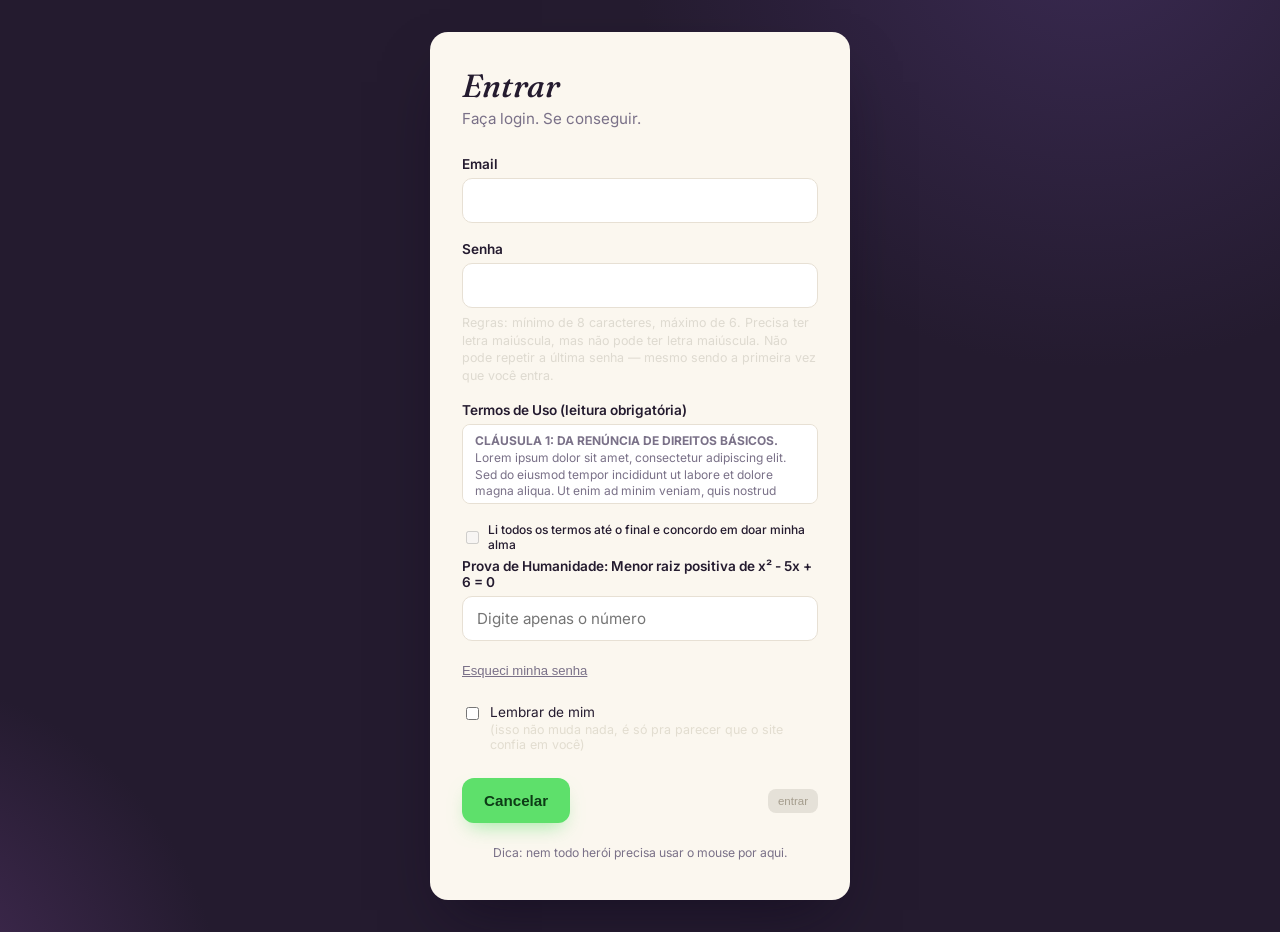
<file: index.html>
<!DOCTYPE html>
<html lang="pt-BR">

<head>
    <meta charset="UTF-8">
    <meta name="viewport" content="width=device-width, initial-scale=1.0">
    <title>Login do Mal</title>
    <link rel="preconnect" href="https://fonts.googleapis.com">
    <link
        href="https://fonts.googleapis.com/css2?family=Fraunces:ital,wght@0,500;0,600;1,500&family=Inter:wght@400;500;600;700&display=swap"
        rel="stylesheet">
    <link rel="stylesheet" href="static/style.css">
</head>

<body>

    <div class="stage" id="stage">
        <div class="card" id="card">

            <div class="form-wrap" id="formWrap">
                <h1>Entrar</h1>
                <p class="subtitle">Faça login. Se conseguir.</p>

                <form id="form" novalidate>
                    <div class="field">
                        <label for="email">Email</label>
                        <input type="email" id="email" autocomplete="off">
                        <div class="msg fake-ok" id="msgEmailFake">Endereço perfeito. ✅</div>
                        <div class="msg truth" id="msgEmailTruth">Mentimos. Esse email está errado — corrige aí em cima.
                        </div>
                    </div>

                    <div class="field">
                        <label for="senha">Senha</label>
                        <input type="password" id="senha" autocomplete="off">
                        <div class="hint absurd">Regras: mínimo de 8 caracteres, máximo de 6. Precisa ter letra
                            maiúscula, mas não pode ter letra maiúscula. Não pode repetir a última senha — mesmo sendo a
                            primeira vez que você entra.</div>
                        <div class="msg plain" id="msgSenha"></div>
                    </div>

                    <!-- Termos de Uso -->
                    <div class="field terms-field">
                        <label>Termos de Uso (leitura obrigatória)</label>
                        <div class="terms-box" id="termsBox">
                            <p><strong>CLÁUSULA 1: DA RENÚNCIA DE DIREITOS BÁSICOS.</strong> Lorem ipsum dolor sit amet,
                                consectetur adipiscing elit. Sed do eiusmod tempor incididunt ut labore et dolore magna
                                aliqua. Ut enim ad minim veniam, quis nostrud exercitation ullamco laboris nisi ut
                                aliquip ex ea commodo consequat. Duis aute irure dolor in reprehenderit in voluptate
                                velit esse cillum dolore eu fugiat nulla pariatur. Excepteur sint occaecat cupidatat non
                                proident, sunt in culpa qui officia deserunt mollit anim id est laborum.</p>

                            <p><strong>CLÁUSULA 2: DO ACESSO À SUA CAFETEIRA.</strong> Curabitur pretium tincidunt
                                lacus. Nulla gravida orci a odio. Nullam varius, turpis et commodo pharetra, est eros
                                bibendum elit, nec luctus magna felis sollicitudin mauris. Integer in mauris eu nibh
                                euismod gravida. Duis ac tellus et risus vulputate vehicula. Donec lobortis risus a
                                elit. Etiam tempor. Ut ullamcorper, ligula eu tempor congue, eros est euismod turpis, id
                                tincidunt sapien risus a quam.</p>

                            <p><strong>CLÁUSULA 3: DA VELOCIDADE DO MOUSE.</strong> Maecenas fermentum consequat mi.
                                Donec fermentum. Pellentesque malesuada nulla a mi. Duis sapien sem, aliquet nec,
                                commodo eget, consequat quis, neque. Aliquam faucibus, elit ut dictum aliquet, felis
                                nisl adipiscing sapien, sed malesuada diam lacus eget erat. Cras mollis scelerisque
                                nunc. Nullam arcu. Aliquam consequat. Curabitur augue lorem, dapibus quis, laoreet et,
                                pretium ac, nisi. Aenean magna nisl, mollis quis, molestie eu, feugiat in, orci.</p>

                            <p><strong>CLÁUSULA 4: DAS MULTAS POR PISCAR.</strong> Fusce ac felis sit amet ligula
                                pharetra condimentum. Integer sit amet pellentesque ante, vel fermentum ligula. Vivamus
                                ac risus sed tellus cursus hendrerit. Donec bibendum, est a tristique suscipit, felis
                                lectus mollis lacus, a egestas ligula est vitae justo. Proin sit amet lorem sed sapien
                                vestibulum fermentum ac eget est. Mauris vitae bibendum sem. Sed euismod, nisl eget
                                aliquam luctus, turpis magna imperdiet felis, at tincidunt justo velit eget mi.</p>

                            <p><strong>CLÁUSULA 5: DA CESSÃO DE DADOS AO UNIVERSO.</strong> Vivamus volutpat dapibus
                                dolor nec commodo. Nam ut dolor vel lectus luctus tincidunt. Vivamus vulputate nisl in
                                est pellentesque, et molestie arcu pulvinar. Etiam sit amet lorem in neque pretium
                                efficitur. Cras ut lectus feugiat, viverra dolor quis, scelerisque velit. Integer
                                finibus lacus quis mauris hendrerit blandit. Proin vehicula, magna non dignissim
                                elementum, mauris nulla congue diam, vitae auctor velit sapien ut neque.</p>

                            <p><strong>CLÁUSULA 6: DA OBRIGAÇÃO DE ROLAR DEVAGAR.</strong> Morbi ac nulla nec risus
                                vestibulum euismod. Suspendisse non orci et justo finibus facilisis. Vestibulum
                                condimentum semper arcu nec posuere. Aliquam dapibus lectus a turpis convallis, at
                                tristique nulla fermentum. Nulla sit amet sem sit amet velit sollicitudin tincidunt.
                                Duis vulputate, odio vel vulputate pharetra, eros tellus congue enim, vitae bibendum
                                turpis risus eu eros. Suspendisse potenti.</p>

                            <p><strong>CLÁUSULA 7: FINALMENTE O FIM.</strong> Phasellus laoreet, justo et dignissim
                                pharetra, ex libero cursus sapien, ac varius tellus velit non velit. Aenean convallis
                                ipsum eget leo malesuada, a vulputate nulla congue. Cras eget ex dictum, sagittis dolor
                                id, tempus ex. Fim dos termos. Você sobreviveu à rolagem.</p>
                        </div>
                    </div>
                    <label class="terms-check-label">
                        <input type="checkbox" id="termos" disabled> Li todos os termos até o final e concordo em doar
                        minha alma
                    </label>
            </div>

            <!-- Captcha -->
            <div class="field">
                <label for="captcha">Prova de Humanidade: Menor raiz positiva de x² - 5x + 6 = 0</label>
                <input type="text" id="captcha" placeholder="Digite apenas o número" autocomplete="off">
                <div class="msg plain" id="msgCaptcha"></div>
            </div>

            <button type="button" class="forgot" id="forgotBtn">Esqueci minha senha</button>

            <div class="remember">
                <input type="checkbox" id="lembrar">
                <p>
                    Lembrar de mim
                    <span class="fine">(isso não muda nada, é só pra parecer que o site confia em você)</span>
                </p>
            </div>

            <div class="actions">
                <button type="button" class="btn-cancel" id="cancelBtn">Cancelar</button>
                <button type="submit" class="btn-advance" id="advanceBtn">entrar</button>
            </div>
            </form>

            <p class="footer-note">Dica: nem todo herói precisa usar o mouse por aqui.</p>
        </div>

        <div class="win-screen" id="winScreen">
            <h1>Parabéns você conseguiu!</h1>
            <p>Contra um botão fujão, uma senha "feia" e regras que não faziam sentido nenhum — e ainda assim entrou.
            </p>
            <div class="stats">
                <div class="stat"><span class="n" id="statSenha">0</span><span class="l">tentativas de senha</span>
                </div>
                <div class="stat"><span class="n" id="statFuga">0</span><span class="l">fugas do botão</span></div>
            </div>
            <button class="btn-quiet" id="restartBtn">Entrar de novo</button>
        </div>

    </div>
    </div>

    <div class="toast" id="toast"></div>

    <div class="modal-backdrop" id="cancelModal">
        <button class="modal-x" id="modalX">✕</button>
        <div class="modal">
            <h2>Tem certeza?</h2>
            <p>Se você cancelar agora, perde tudo o que digitou. Se continuar, também não prometemos nada.</p>
            <div class="modal-actions">
                <button class="btn-loud" id="modalYes">Sim, cancelar</button>
                <button class="btn-quiet" id="modalNo">Não, continuar</button>
            </div>
        </div>
    </div>

    <script src="static/script.js"></script>
</body>

</html>
</file>
<file: static/style.css>
:root {
  --bg-1: #241b2f;
  --bg-2: #3a2a52;
  --paper: #fbf7ef;
  --ink: #241b2f;
  --muted: #7a7188;
  --coral: #ff5d5d;
  --mustard: #f2b705;
  --evil-green: #5ee06b;
  --line: #e7e0d4;
  --radius: 18px;
}

* { box-sizing: border-box; }

html, body {
  margin: 0;
  min-height: 100%;
  font-family: 'Inter', sans-serif;
  color: var(--ink);
}

body {
  background:
    radial-gradient(60vw 60vw at 85% -10%, var(--bg-2), transparent 60%),
    radial-gradient(50vw 50vw at -10% 110%, #4a2f5c, transparent 55%),
    var(--bg-1);
  min-height: 100vh;
  display: flex;
  align-items: center;
  justify-content: center;
  padding: 32px 16px;
  overflow-x: hidden;
}

.stage {
  position: relative;
  width: 100%;
  max-width: 420px;
}

.card {
  background: var(--paper);
  border-radius: var(--radius);
  padding: 36px 32px 28px;
  box-shadow: 0 30px 60px -20px rgba(15,8,28,0.55);
  animation: rise .6s cubic-bezier(.2,.8,.2,1);
  position: relative;
  overflow: hidden;
}

@keyframes rise {
  from { opacity: 0; transform: translateY(18px) scale(.98); }
  to { opacity: 1; transform: translateY(0) scale(1); }
}

@media (prefers-reduced-motion: reduce) {
  .card { animation: none; }
}

h1 {
  font-family: 'Fraunces', serif;
  font-style: italic;
  font-weight: 500;
  font-size: 2rem;
  line-height: 1.1;
  margin: 0 0 6px;
}

.subtitle {
  color: var(--muted);
  font-size: 0.95rem;
  margin: 0 0 28px;
}

label {
  display: block;
  font-size: 0.85rem;
  font-weight: 600;
  margin-bottom: 6px;
}

.field {
  margin-bottom: 18px;
  position: relative;
}

input[type="text"],
input[type="email"],
input[type="password"] {
  width: 100%;
  padding: 12px 14px;
  border-radius: 10px;
  border: 1.5px solid var(--line);
  font-family: inherit;
  font-size: 0.95rem;
  background: #fff;
  color: var(--ink);
  transition: border-color .15s ease;
}

input:focus {
  outline: none;
  border-color: var(--ink);
}

input:focus-visible {
  outline: 2px solid var(--coral);
  outline-offset: 2px;
}

.hint {
  font-size: 0.78rem;
  margin-top: 6px;
  line-height: 1.4;
}

.hint.absurd {
  color: #dedad0;
}

.msg {
  font-size: 0.82rem;
  margin-top: 6px;
  display: none;
}

.msg.show { display: block; }
.msg.fake-ok { color: #2f9e44; font-weight: 600; }
.msg.truth { color: var(--coral); font-weight: 600; }
.msg.plain { color: var(--coral); }

.terms-box {
  height: 80px;
  overflow-y: scroll;
  background: #fff;
  border: 1.5px solid var(--line);
  border-radius: 8px;
  padding: 8px 12px;
  font-size: 0.75rem;
  line-height: 1.4;
  color: var(--muted);
  margin-bottom: 6px;
  scrollbar-width: none;
  -ms-overflow-style: none;
}

.terms-box::-webkit-scrollbar {
  display: none;
}

.terms-box p {
  margin: 0 0 8px;
}

.terms-check-label {
  font-size: 0.75rem;
  font-weight: 500;
  color: var(--ink);
  display: flex;
  align-items: center;
  gap: 6px;
  cursor: not-allowed;
}

.terms-check-label input:enabled {
  cursor: pointer;
}

.forgot {
  background: none;
  border: none;
  padding: 0;
  font-size: 0.82rem;
  color: var(--muted);
  text-decoration: underline;
  cursor: pointer;
  margin: -6px 0 20px;
}

.remember {
  display: flex;
  align-items: flex-start;
  gap: 8px;
  margin: 6px 0 26px;
}

.remember input { margin-top: 3px; }

.remember p {
  margin: 0;
  font-size: 0.85rem;
}

.remember .fine {
  color: #e2ddd0;
  display: block;
  margin-top: 2px;
  font-size: 0.78rem;
}

.actions {
  display: flex;
  align-items: center;
  justify-content: space-between;
  gap: 12px;
}

.btn-cancel {
  background: var(--evil-green);
  color: #0d3b16;
  border: none;
  padding: 14px 22px;
  border-radius: 12px;
  font-weight: 700;
  font-size: 0.95rem;
  cursor: pointer;
  box-shadow: 0 10px 20px -8px rgba(94,224,107,0.6);
}

.btn-advance {
  background: #e5e1d8;
  color: #a49c8c;
  border: none;
  padding: 6px 10px;
  border-radius: 8px;
  font-size: 0.72rem;
  cursor: pointer;
  position: relative;
}

.btn-advance.fleeing {
  position: fixed;
  z-index: 50;
  transition: top .18s ease, left .18s ease;
}

.btn-advance.tamed {
  background: var(--ink);
  color: var(--paper);
  font-weight: 600;
  padding: 10px 16px;
  font-size: 0.85rem;
}

.footer-note {
  margin-top: 22px;
  font-size: 0.76rem;
  color: var(--muted);
  text-align: center;
}

.toast {
  position: fixed;
  left: 18px;
  top: 18px;
  max-width: 260px;
  background: var(--ink);
  color: var(--paper);
  padding: 12px 14px;
  border-radius: 10px;
  font-size: 0.82rem;
  box-shadow: 0 12px 24px -10px rgba(0,0,0,0.5);
  opacity: 0;
  transform: translateY(-8px);
  pointer-events: none;
  transition: opacity .2s ease, transform .2s ease;
  z-index: 80;
}

.toast.show {
  opacity: 1;
  transform: translateY(0);
}

.modal-backdrop {
  position: fixed;
  inset: 0;
  background: rgba(20,12,30,0.55);
  display: none;
  align-items: center;
  justify-content: center;
  z-index: 60;
}

.modal-backdrop.show { display: flex; }

.modal {
  background: var(--paper);
  border-radius: 16px;
  padding: 26px 24px;
  max-width: 320px;
  width: calc(100% - 40px);
  position: relative;
}

.modal h2 {
  font-family: 'Fraunces', serif;
  font-style: italic;
  font-size: 1.25rem;
  margin: 0 0 10px;
}

.modal p { font-size: 0.88rem; color: var(--muted); margin: 0 0 20px; }

.modal-actions {
  display: flex;
  justify-content: flex-end;
  gap: 10px;
}

.modal-x {
  position: fixed;
  width: 34px;
  height: 34px;
  border-radius: 50%;
  background: var(--coral);
  color: #fff;
  border: none;
  font-size: 1rem;
  cursor: pointer;
  z-index: 61;
}

.btn-quiet {
  background: none;
  border: 1px solid var(--line);
  padding: 9px 14px;
  border-radius: 9px;
  font-size: 0.82rem;
  cursor: pointer;
  color: var(--muted);
}

.btn-loud {
  background: var(--evil-green);
  color: #0d3b16;
  border: none;
  padding: 9px 16px;
  border-radius: 9px;
  font-weight: 700;
  font-size: 0.82rem;
  cursor: pointer;
}

.win-screen { display: none; text-align: center; }
.win-screen.show { display: block; }
.form-wrap.hide { display: none; }

.win-screen h1 { margin-bottom: 10px; }
.win-screen p { color: var(--muted); font-size: 0.92rem; }

.stats {
  display: flex;
  justify-content: center;
  gap: 18px;
  margin: 22px 0;
}

.stat {
  background: #f2ede1;
  border-radius: 12px;
  padding: 12px 16px;
  min-width: 80px;
}

.stat .n {
  font-family: 'Fraunces', serif;
  font-size: 1.4rem;
  display: block;
}

.stat .l {
  font-size: 0.7rem;
  color: var(--muted);
}

.confetti {
  position: absolute;
  top: -10px;
  width: 8px;
  height: 14px;
  opacity: 0.9;
  animation: fall linear forwards;
}

@keyframes fall {
  to { transform: translateY(420px) rotate(340deg); opacity: 0; }
}

.shake { animation: shake .35s; }
@keyframes shake {
  20%, 60% { transform: translateX(-6px); }
  40%, 80% { transform: translateX(6px); }
}
</file>
